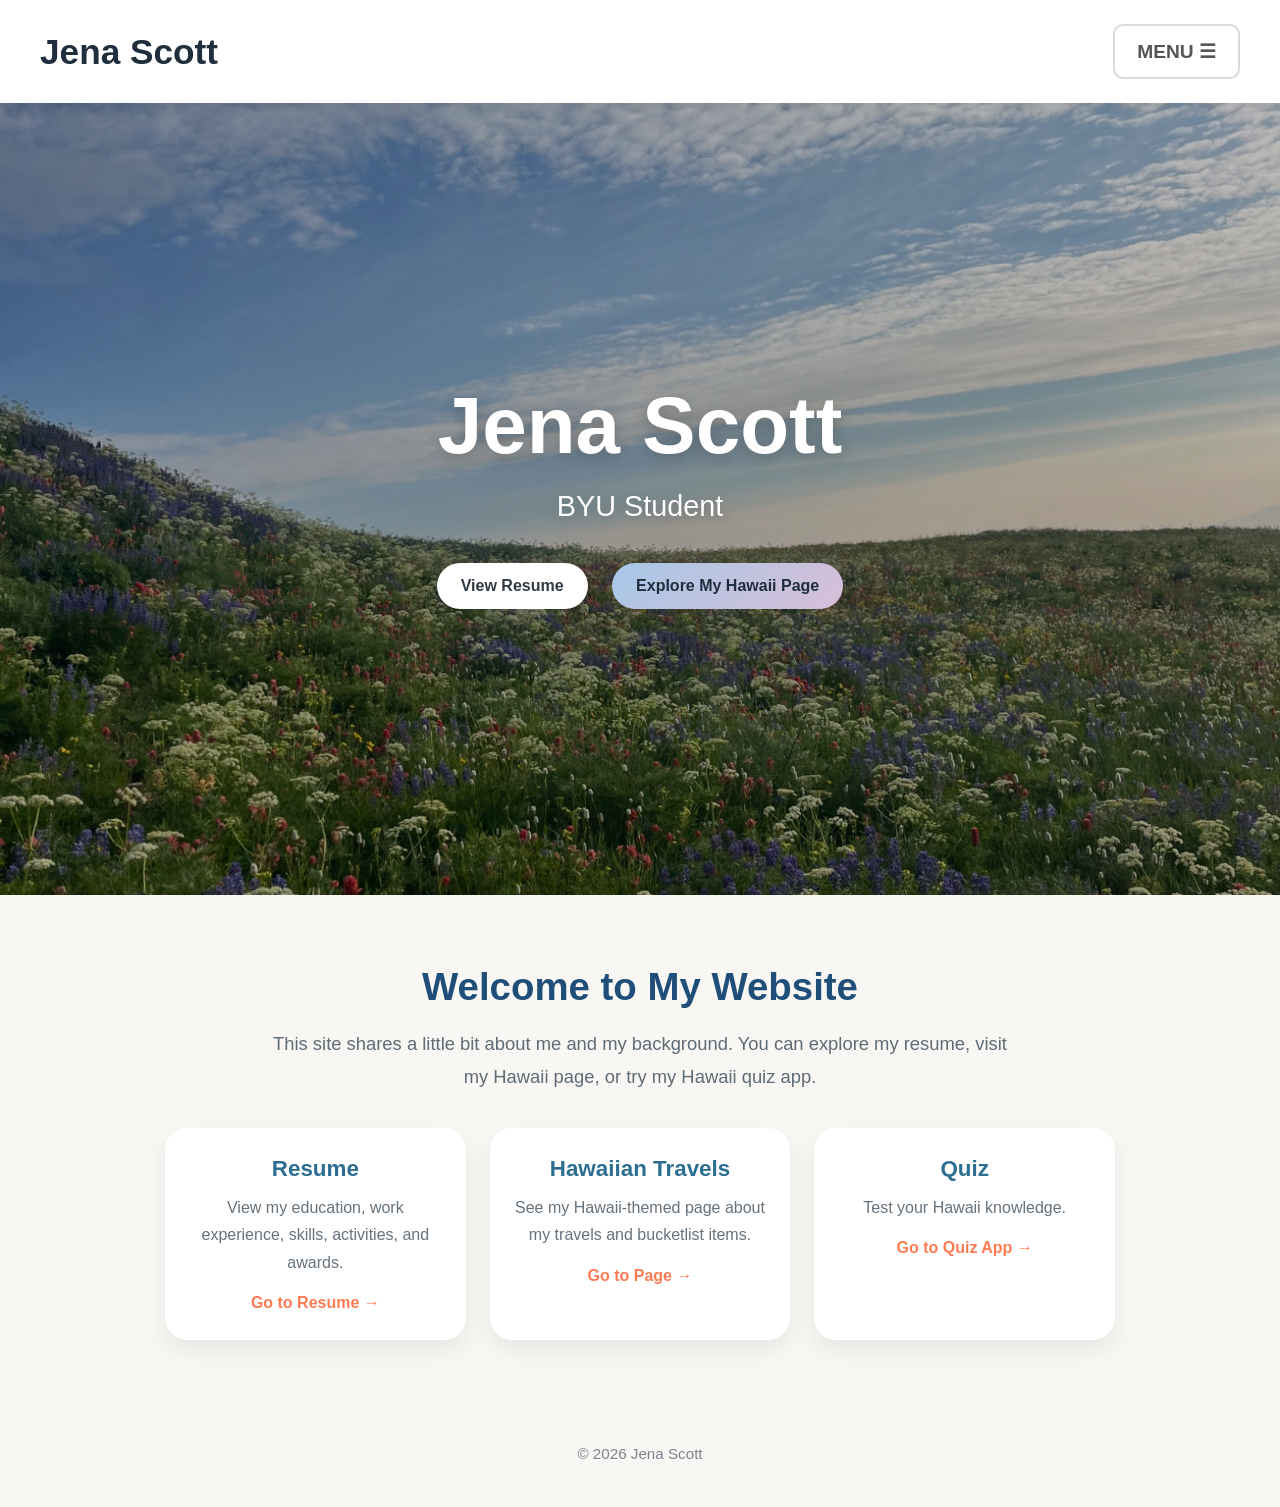
<file: index.html>
<!DOCTYPE html>
<html lang="en">
<head>
  <meta charset="UTF-8" />
  <meta name="viewport" content="width=device-width, initial-scale=1.0" />
  <title>Jena Scott | Home</title>

  <style>
    * {
      box-sizing: border-box;
      margin: 0;
      padding: 0;
    }

    body {
      font-family: Arial, sans-serif;
      background-color: #f8f7f4;
      color: #2f3a44;
    }

    header {
      background-color: rgba(255, 255, 255, 0.96);
      padding: 24px 40px;
      display: flex;
      justify-content: space-between;
      align-items: center;
      position: sticky;
      top: 0;
      z-index: 1000;
      box-shadow: 0 2px 10px rgba(0, 0, 0, 0.06);
    }

    .site-name {
      font-size: 2.2rem;
      font-weight: bold;
      color: #1f2d3d;
    }

    .menu-wrapper {
      position: relative;
    }

    .menu-btn {
      background: white;
      border: 2px solid #d9d9d9;
      padding: 14px 22px;
      font-size: 1.2rem;
      font-weight: bold;
      cursor: pointer;
      color: #555;
      border-radius: 10px;
    }

    .dropdown {
      display: none;
      position: absolute;
      right: 0;
      top: 65px;
      background: white;
      min-width: 220px;
      border-radius: 14px;
      box-shadow: 0 10px 25px rgba(0, 0, 0, 0.12);
      overflow: hidden;
    }

    .dropdown a {
      display: block;
      padding: 16px 18px;
      text-decoration: none;
      color: #2f3a44;
      font-weight: 600;
      border-bottom: 1px solid #f0f0f0;
    }

    .dropdown a:last-child {
      border-bottom: none;
    }

    .dropdown a:hover {
      background-color: #f7f2eb;
    }

    .show {
      display: block;
    }

    .hero {
      height: 88vh;
      background-image: linear-gradient(
          rgba(0, 0, 0, 0.28),
          rgba(0, 0, 0, 0.28)
        ),
        url('IMG_4493.jpeg');
      background-size: cover;
      background-position: center;
      display: flex;
      align-items: center;
      justify-content: center;
      text-align: center;
      padding: 20px;
    }

    .hero-content {
      color: white;
      max-width: 850px;
    }

    .hero-content h1 {
      font-size: 5rem;
      margin-bottom: 18px;
      font-weight: 800;
      text-shadow: 0 4px 16px rgba(0, 0, 0, 0.22);
    }

    .hero-content p {
      font-size: 1.8rem;
      margin-bottom: 30px;
      font-weight: 300;
      text-shadow: 0 3px 12px rgba(0, 0, 0, 0.2);
    }

    .hero-buttons a {
      display: inline-block;
      margin: 10px;
      padding: 14px 24px;
      border-radius: 999px;
      text-decoration: none;
      font-weight: bold;
      font-size: 1rem;
      transition: transform 0.2s ease, opacity 0.2s ease;
    }

    .btn-light {
      background: white;
      color: #2f3a44;
    }

    .btn-color {
      background: linear-gradient(135deg, #a7c7e7, #d8bfd8);
      color: #1f2d3d;
    }

    .hero-buttons a:hover {
      transform: translateY(-2px);
      opacity: 0.95;
    }

    .intro-section {
      max-width: 1000px;
      margin: 70px auto;
      padding: 0 25px;
      text-align: center;
    }

    .intro-section h2 {
      font-size: 2.4rem;
      margin-bottom: 18px;
      color: #1f4e79;
    }

    .intro-section p {
      font-size: 1.15rem;
      line-height: 1.8;
      color: #5f6b75;
      max-width: 760px;
      margin: 0 auto 35px auto;
    }

    .card-grid {
      display: grid;
      grid-template-columns: repeat(3, 1fr);
      gap: 24px;
      margin-top: 35px;
    }

    .card {
      background: white;
      padding: 28px 22px;
      border-radius: 22px;
      box-shadow: 0 10px 24px rgba(0, 0, 0, 0.07);
    }

    .card h3 {
      margin-bottom: 12px;
      color: #2c6e91;
      font-size: 1.4rem;
    }

    .card p {
      font-size: 1rem;
      line-height: 1.7;
      color: #66727c;
      margin-bottom: 18px;
    }

    .card a {
      text-decoration: none;
      font-weight: bold;
      color: #ff7b54;
    }

    footer {
      text-align: center;
      padding: 35px 20px 45px;
      color: #7a848d;
      font-size: 0.95rem;
    }

    @media (max-width: 900px) {
      .hero-content h1 {
        font-size: 3.4rem;
      }

      .hero-content p {
        font-size: 1.4rem;
      }

      .card-grid {
        grid-template-columns: 1fr;
      }

      .site-name {
        font-size: 1.7rem;
      }
    }

    @media (max-width: 600px) {
      header {
        padding: 18px 20px;
      }

      .hero {
        height: 78vh;
      }

      .hero-content h1 {
        font-size: 2.7rem;
      }

      .hero-content p {
        font-size: 1.15rem;
      }

      .menu-btn {
        padding: 12px 16px;
        font-size: 1rem;
      }
    }
  </style>
</head>
<body>

  <header>
    <div class="site-name">Jena Scott</div>

    <div class="menu-wrapper">
      <button class="menu-btn" onclick="toggleMenu()">MENU ☰</button>
      <div class="dropdown" id="dropdownMenu">
        <a href="index.html">Home</a>
        <a href="resume.html">Resume</a>
        <a href="scratch.html">Hawaii Page</a>
        <a href="ai-app.html">Hawaii Quiz App</a>
      </div>
    </div>
  </header>

  <section class="hero">
    <div class="hero-content">
      <h1>Jena Scott</h1>
      <p>BYU Student</p>

      <div class="hero-buttons">
        <a href="resume.html" class="btn-light">View Resume</a>
        <a href="scratch.html" class="btn-color">Explore My Hawaii Page</a>
      </div>
    </div>
  </section>

  <section class="intro-section">
    <h2>Welcome to My Website</h2>
    <p>
      This site shares a little bit about me and my background. You can explore my resume, visit my Hawaii
       page, or try my Hawaii quiz app.
    </p>

    <div class="card-grid">
      <div class="card">
        <h3>Resume</h3>
        <p>View my education, work experience, skills, activities, and awards.</p>
        <a href="resume.html">Go to Resume →</a>
      </div>

      <div class="card">
        <h3>Hawaiian Travels</h3>
        <p>See my Hawaii-themed page about my travels and bucketlist items.</p>
        <a href="scratch.html">Go to Page →</a>
      </div>

      <div class="card">
        <h3>Quiz</h3>
        <p>Test your Hawaii knowledge.</p>
        <a href="ai-app.html">Go to Quiz App →</a>
      </div>
    </div>
  </section>

  <footer>
    © 2026 Jena Scott
  </footer>

  <script>
    function toggleMenu() {
      document.getElementById("dropdownMenu").classList.toggle("show");
    }

    window.onclick = function(event) {
      if (!event.target.matches('.menu-btn')) {
        const dropdown = document.getElementById("dropdownMenu");
        if (dropdown.classList.contains('show')) {
          dropdown.classList.remove('show');
        }
      }
    }
  </script>

</body>
</html>
</file>
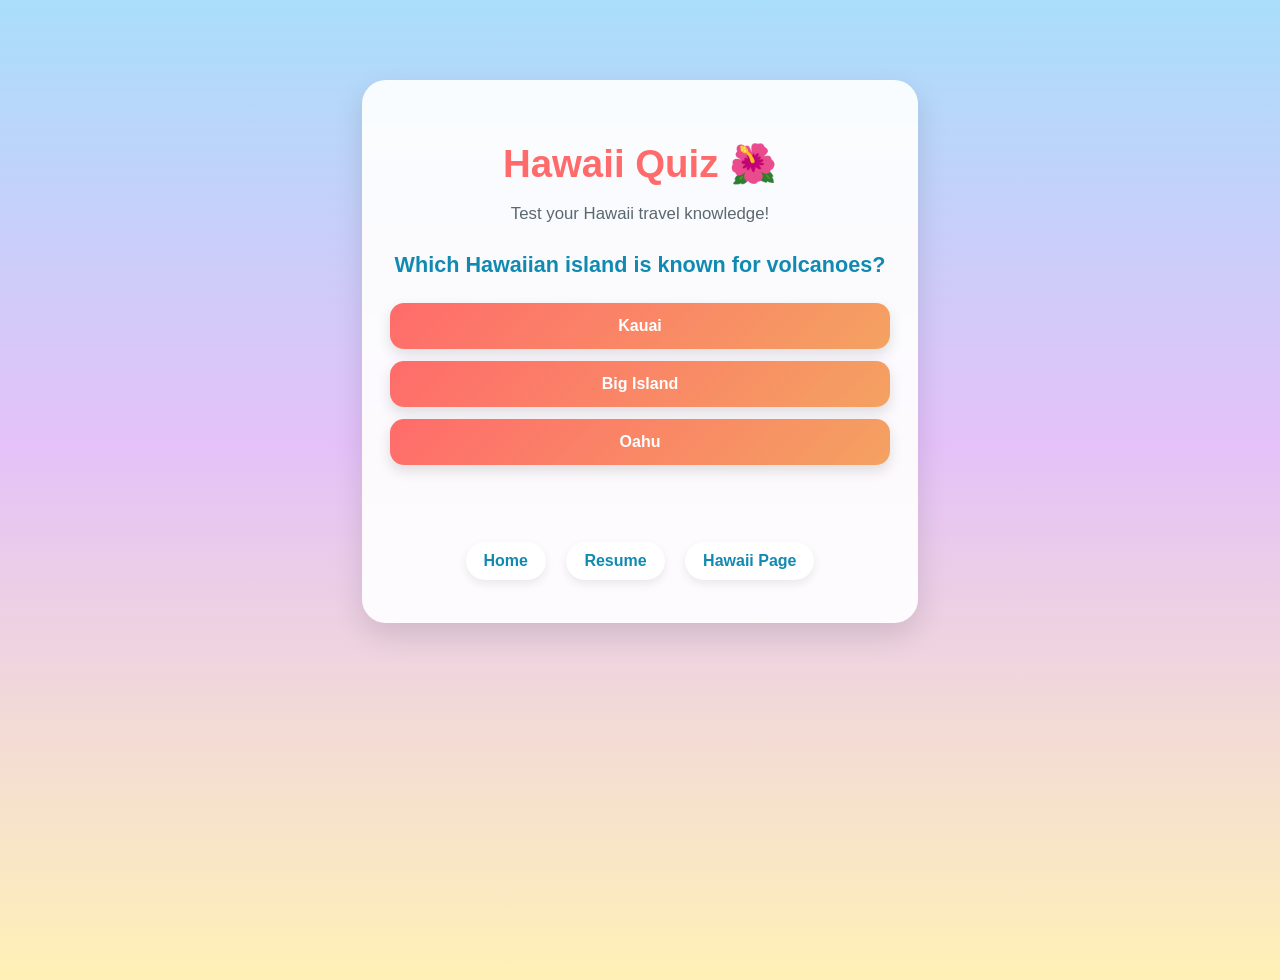
<file: ai-app.html>
<!DOCTYPE html>
<html lang="en">
<head>
  <meta charset="UTF-8">
  <meta name="viewport" content="width=device-width, initial-scale=1.0">
  <title>Hawaii Quiz</title>

  <style>
    body {
      font-family: Arial, sans-serif;
      text-align: center;
      margin: 0;
      padding: 40px 20px;
      background: linear-gradient(180deg, #a9def9 0%, #e4c1f9 45%, #fff1b6 100%);
      min-height: 100vh;
      color: #2f3a44;
    }

    .box {
      background: rgba(255, 255, 255, 0.92);
      padding: 35px 28px;
      margin: 40px auto;
      width: 90%;
      max-width: 500px;
      border-radius: 24px;
      box-shadow: 0 12px 30px rgba(0, 0, 0, 0.12);
    }

    h1 {
      color: #ff6b6b;
      margin-bottom: 10px;
      font-size: 2.4rem;
    }

    .subtitle {
      color: #5c6770;
      margin-bottom: 28px;
      font-size: 1.05rem;
    }

    #question {
      font-size: 1.35rem;
      font-weight: bold;
      margin-bottom: 25px;
      color: #118ab2;
    }

    button {
      display: block;
      margin: 12px auto;
      padding: 14px 16px;
      cursor: pointer;
      width: 100%;
      border: none;
      border-radius: 14px;
      font-size: 1rem;
      font-weight: bold;
      color: white;
      background: linear-gradient(135deg, #ff6b6b, #f4a261);
      transition: transform 0.2s ease, opacity 0.2s ease;
      box-shadow: 0 6px 14px rgba(0, 0, 0, 0.12);
    }

    button:hover {
      transform: translateY(-2px);
      opacity: 0.95;
    }

    #result {
      margin-top: 20px;
      font-size: 1.1rem;
      font-weight: bold;
      color: #06d6a0;
      min-height: 24px;
    }

    .nav-links {
      margin-top: 25px;
    }

    .nav-links a {
      display: inline-block;
      margin: 8px;
      padding: 10px 18px;
      border-radius: 999px;
      background: white;
      color: #118ab2;
      text-decoration: none;
      font-weight: bold;
      box-shadow: 0 4px 10px rgba(0, 0, 0, 0.08);
    }

    .nav-links a:hover {
      opacity: 0.9;
    }
  </style>
</head>

<body>

  <div class="box">
    <h1>Hawaii Quiz 🌺</h1>
    <p class="subtitle">Test your Hawaii travel knowledge!</p>

    <p id="question">Question will go here</p>

    <button onclick="checkAnswer('a')" id="a"></button>
    <button onclick="checkAnswer('b')" id="b"></button>
    <button onclick="checkAnswer('c')" id="c"></button>

    <p id="result"></p>

   <div class="nav-links">
  <a href="index.html">Home</a>
  <a href="resume.html">Resume</a>
  <a href="scratch.html">Hawaii Page</a>
</div>
  </div>

  <script>
    let currentQuestion = 0;
    let score = 0;

    const questions = [
      {
        question: "Which Hawaiian island is known for volcanoes?",
        a: "Kauai",
        b: "Big Island",
        c: "Oahu",
        correct: "b"
      },
      {
        question: "Which island is famous for the Road to Hana?",
        a: "Maui",
        b: "Oahu",
        c: "Kauai",
        correct: "a"
      },
      {
        question: "Where is the North Shore known for surfing?",
        a: "Big Island",
        b: "Maui",
        c: "Oahu",
        correct: "c"
      }
    ];

    function loadQuestion() {
      let q = questions[currentQuestion];
      document.getElementById("question").innerHTML = q.question;
      document.getElementById("a").innerHTML = q.a;
      document.getElementById("b").innerHTML = q.b;
      document.getElementById("c").innerHTML = q.c;
      document.getElementById("result").innerHTML = "";
    }

    function checkAnswer(answer) {
      let q = questions[currentQuestion];

      if (answer === q.correct) {
        score++;
        document.getElementById("result").innerHTML = "Correct!";
      } else {
        document.getElementById("result").innerHTML = "Oops! The correct answer was: " + q[q.correct];
      }

      setTimeout(() => {
        currentQuestion++;

        if (currentQuestion < questions.length) {
          loadQuestion();
        } else {
          document.querySelector(".box").innerHTML = `
  <h1>Quiz Complete 🌴</h1>
  <p class="subtitle">You got <strong>${score}</strong> out of <strong>${questions.length}</strong> correct!</p>
  <div class="nav-links">
    <a href="ai-app.html">Play Again</a>
    <a href="index.html">Home</a>
    <a href="resume.html">Resume</a>
    <a href="scratch.html">Hawaii Page</a>
  </div>
`;
        }
      }, 900);
    }

    loadQuestion();
  </script>

</body>
</html>
</file>
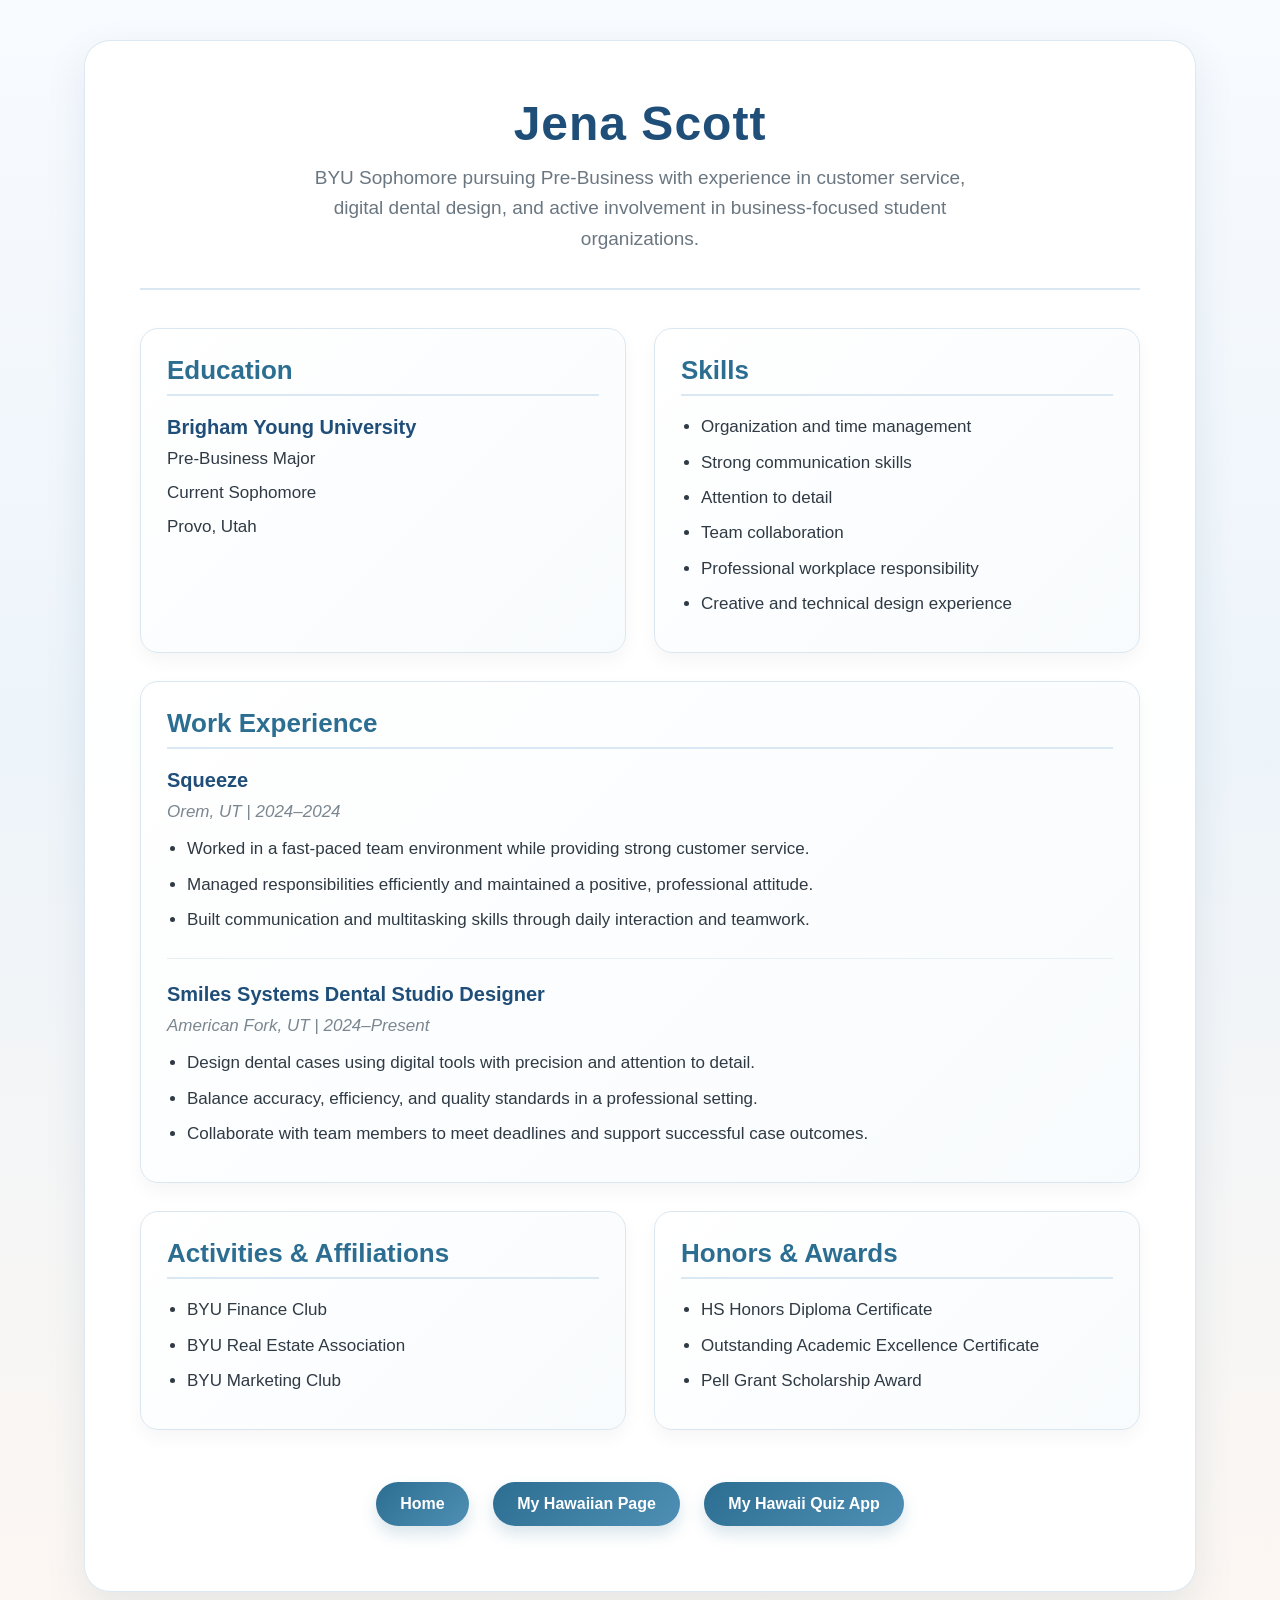
<file: resume.html>
<!DOCTYPE html>
<html lang="en">
<head>
  <meta charset="UTF-8" />
  <meta name="viewport" content="width=device-width, initial-scale=1.0" />
  <title>Jena Scott | Resume</title>

  <style>
    body {
      font-family: Arial, sans-serif;
      background: linear-gradient(180deg, #f8fbff 0%, #edf4fa 45%, #fdf7f2 100%);
      color: #2f3a44;
      margin: 0;
      padding: 40px 20px;
    }

    .page {
      max-width: 1000px;
      margin: 0 auto;
      background: rgba(255, 255, 255, 0.95);
      padding: 55px;
      border-radius: 26px;
      box-shadow: 0 16px 40px rgba(31, 78, 121, 0.10);
      border: 1px solid rgba(180, 205, 224, 0.45);
    }

    .header {
      text-align: center;
      padding-bottom: 28px;
      margin-bottom: 38px;
      border-bottom: 2px solid #dbe7f0;
    }

    h1 {
      margin: 0;
      font-size: 48px;
      color: #1f4e79;
      letter-spacing: 1px;
    }

    .subtitle {
      margin-top: 12px;
      font-size: 19px;
      color: #6a7680;
      line-height: 1.6;
      max-width: 700px;
      margin-left: auto;
      margin-right: auto;
    }

    .resume-grid {
      display: grid;
      grid-template-columns: 1fr 1fr;
      gap: 28px;
    }

    .section {
      background: linear-gradient(135deg, #ffffff, #f8fbfd);
      border: 1px solid #dbe7f0;
      border-radius: 18px;
      padding: 26px;
      box-shadow: 0 8px 18px rgba(0, 0, 0, 0.04);
    }

    .full-width {
      grid-column: 1 / 3;
    }

    h2 {
      margin-top: 0;
      color: #2c6e91;
      font-size: 26px;
      border-bottom: 2px solid #d9e8f2;
      padding-bottom: 8px;
      margin-bottom: 18px;
    }

    h3 {
      margin-bottom: 6px;
      color: #1f4e79;
      font-size: 20px;
    }

    p {
      margin: 6px 0;
      font-size: 17px;
      line-height: 1.65;
    }

    ul {
      margin: 10px 0 0 20px;
      padding: 0;
    }

    li {
      margin-bottom: 9px;
      font-size: 17px;
      line-height: 1.55;
    }

    .job {
      margin-bottom: 24px;
      padding-bottom: 16px;
      border-bottom: 1px solid #e7eef4;
    }

    .job:last-child {
      margin-bottom: 0;
      padding-bottom: 0;
      border-bottom: none;
    }

    .date-location {
      color: #7b8790;
      font-style: italic;
      margin-bottom: 8px;
    }

    .nav {
      text-align: center;
      margin-top: 42px;
    }

    .nav a {
      display: inline-block;
      margin: 10px;
      padding: 13px 24px;
      background: linear-gradient(135deg, #2c6e91, #4f8fb5);
      color: white;
      text-decoration: none;
      border-radius: 999px;
      font-weight: bold;
      box-shadow: 0 8px 16px rgba(44, 110, 145, 0.18);
      transition: transform 0.2s ease, opacity 0.2s ease;
    }

    .nav a:hover {
      transform: translateY(-2px);
      opacity: 0.95;
    }

    @media (max-width: 768px) {
      .resume-grid {
        grid-template-columns: 1fr;
      }

      .full-width {
        grid-column: 1 / 2;
      }

      .page {
        padding: 30px 22px;
      }

      h1 {
        font-size: 36px;
      }

      .subtitle {
        font-size: 17px;
      }
    }
  </style>
</head>
<body>

  <div class="page">
    <div class="header">
      <h1>Jena Scott</h1>
      <p class="subtitle">
        BYU Sophomore pursuing Pre-Business with experience in customer service,
        digital dental design, and active involvement in business-focused student organizations.
      </p>
    </div>

    <div class="resume-grid">
      <div class="section">
        <h2>Education</h2>
        <h3>Brigham Young University</h3>
        <p>Pre-Business Major</p>
        <p>Current Sophomore</p>
        <p>Provo, Utah</p>
      </div>

      <div class="section">
        <h2>Skills</h2>
        <ul>
          <li>Organization and time management</li>
          <li>Strong communication skills</li>
          <li>Attention to detail</li>
          <li>Team collaboration</li>
          <li>Professional workplace responsibility</li>
          <li>Creative and technical design experience</li>
        </ul>
      </div>

      <div class="section full-width">
        <h2>Work Experience</h2>

        <div class="job">
          <h3>Squeeze</h3>
          <p class="date-location">Orem, UT | 2024–2024</p>
          <ul>
            <li>Worked in a fast-paced team environment while providing strong customer service.</li>
            <li>Managed responsibilities efficiently and maintained a positive, professional attitude.</li>
            <li>Built communication and multitasking skills through daily interaction and teamwork.</li>
          </ul>
        </div>

        <div class="job">
          <h3>Smiles Systems Dental Studio Designer</h3>
          <p class="date-location">American Fork, UT | 2024–Present</p>
          <ul>
            <li>Design dental cases using digital tools with precision and attention to detail.</li>
            <li>Balance accuracy, efficiency, and quality standards in a professional setting.</li>
            <li>Collaborate with team members to meet deadlines and support successful case outcomes.</li>
          </ul>
        </div>
      </div>

      <div class="section">
        <h2>Activities &amp; Affiliations</h2>
        <ul>
          <li>BYU Finance Club</li>
          <li>BYU Real Estate Association</li>
          <li>BYU Marketing Club</li>
        </ul>
      </div>

      <div class="section">
        <h2>Honors &amp; Awards</h2>
        <ul>
          <li>HS Honors Diploma Certificate</li>
          <li>Outstanding Academic Excellence Certificate</li>
          <li>Pell Grant Scholarship Award</li>
        </ul>
      </div>
    </div>

    <div class="nav">
  <a href="index.html">Home</a>
  <a href="scratch.html">My Hawaiian Page</a>
  <a href="ai-app.html">My Hawaii Quiz App</a>
</div>
  </div>

</body>
</html>
</file>
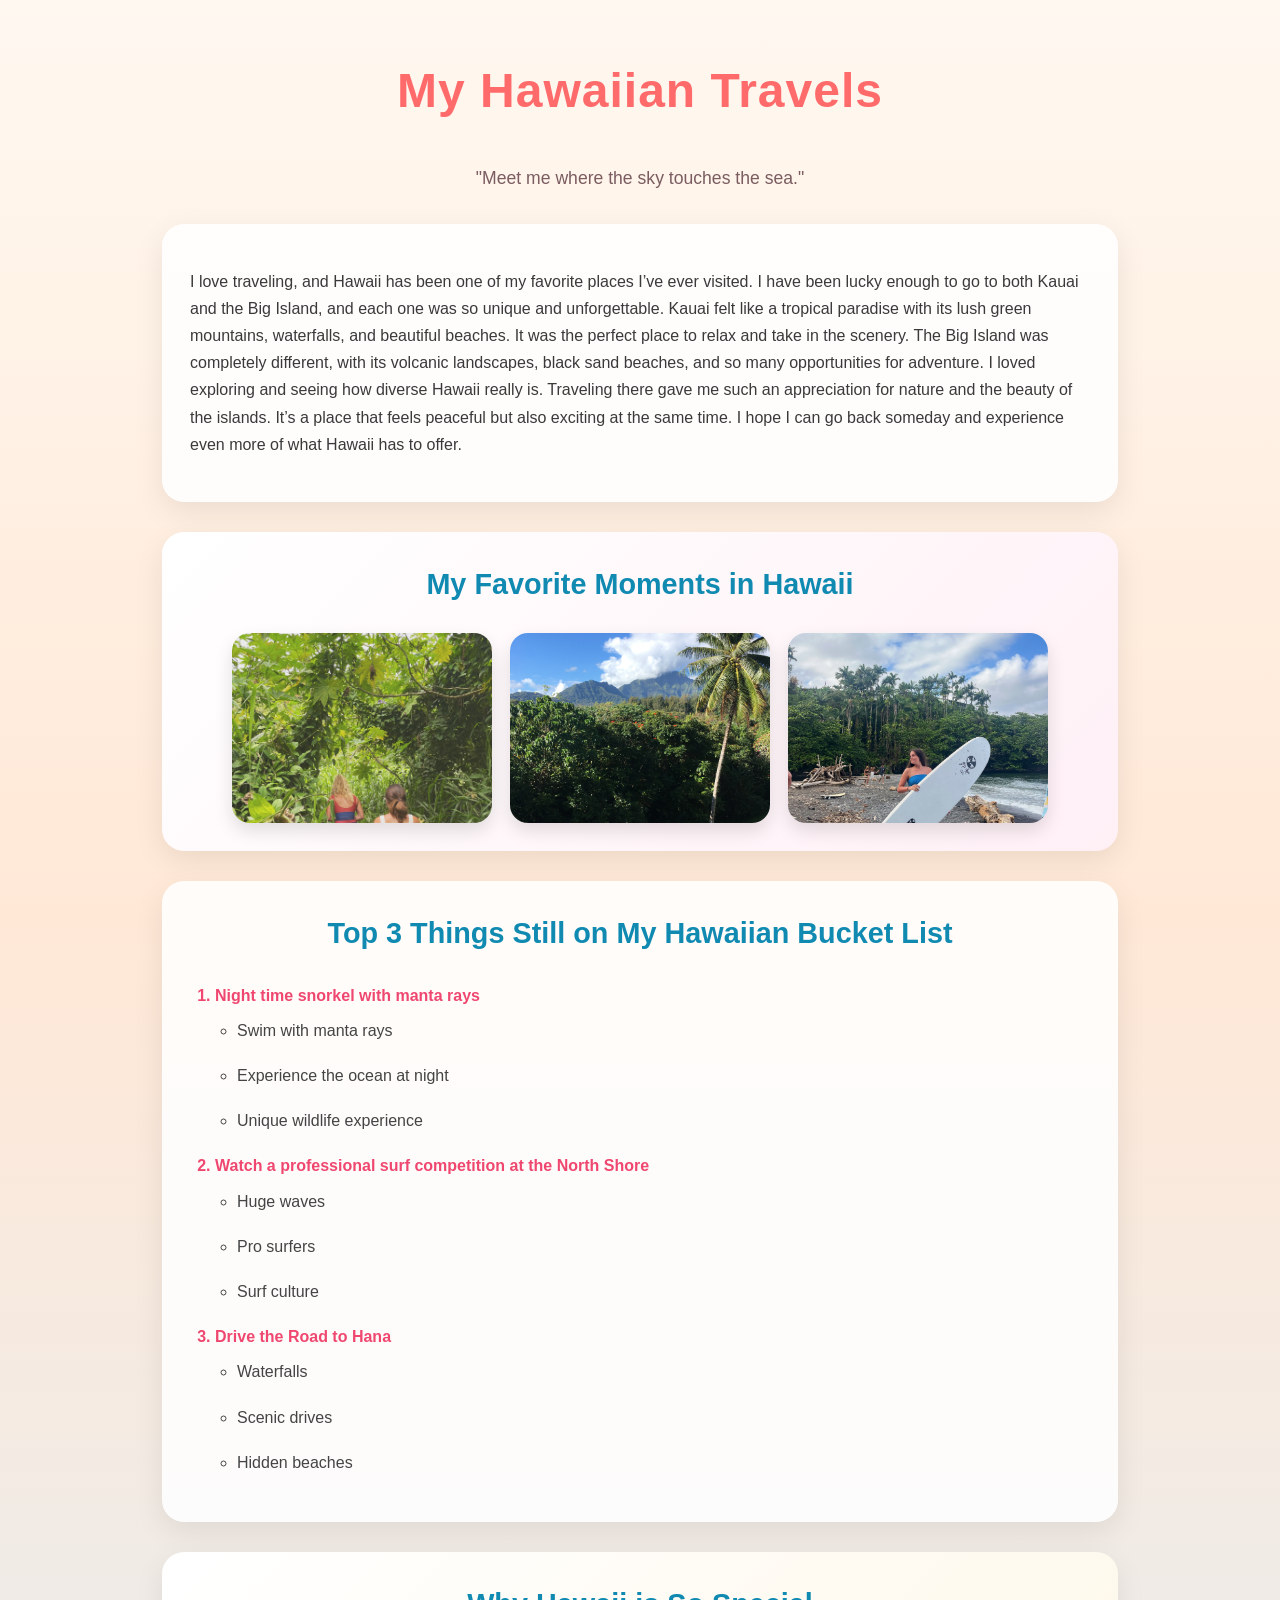
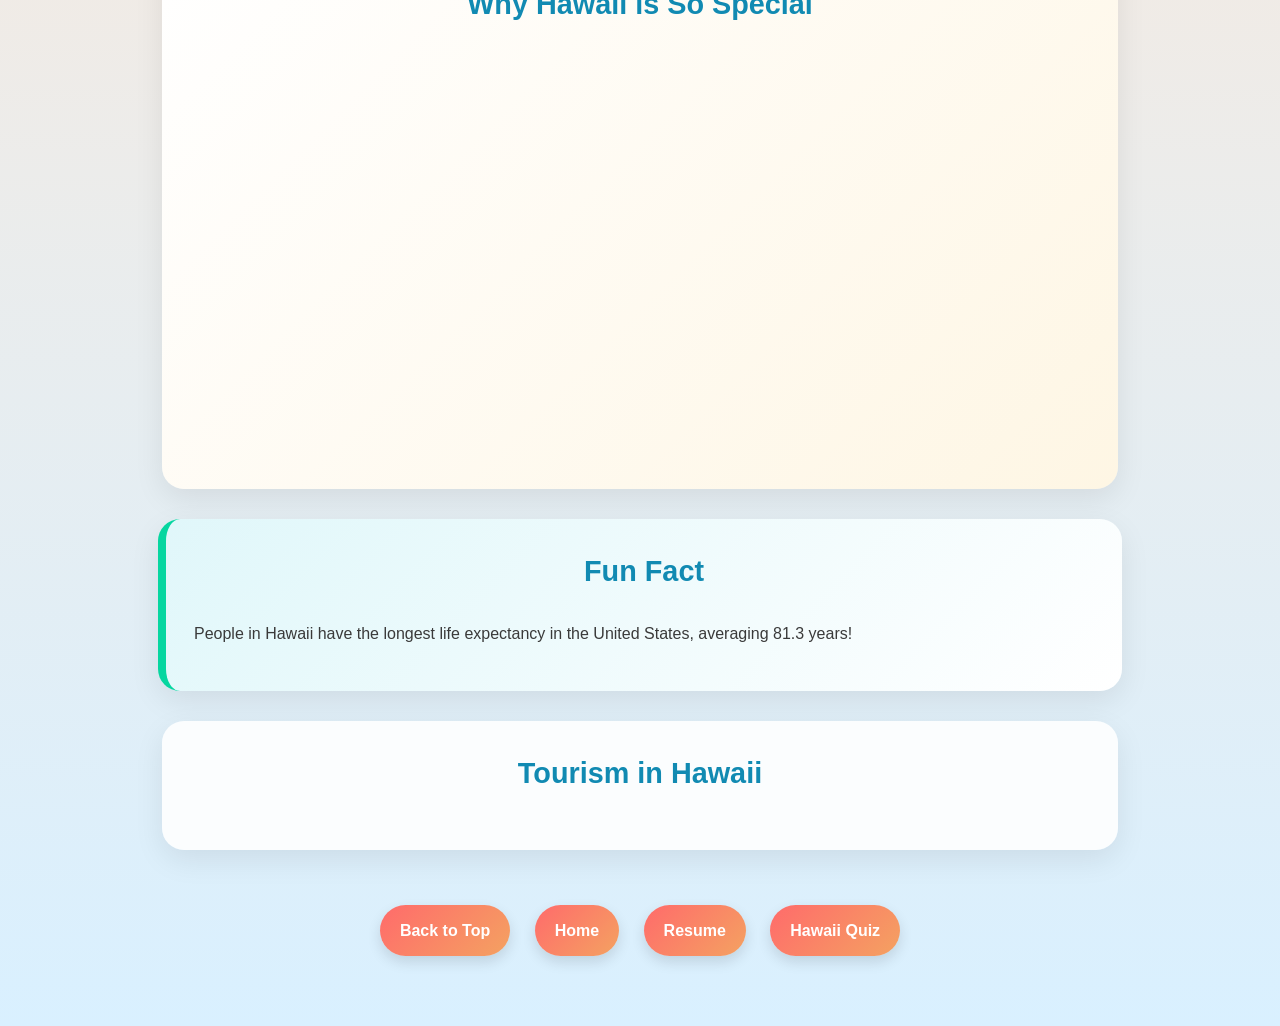
<file: scratch.html>
<!DOCTYPE html>
<html lang="en">
<head>
  <meta charset="UTF-8" />
  <meta name="viewport" content="width=device-width, initial-scale=1.0" />
  <title>Aloha</title>

  <!-- Link to your CSS file -->
  <link rel="stylesheet" href="scratch-style.css">
</head>

<body>

  <a id="top"></a>

  <h1>My Hawaiian Travels</h1>
  <p style="text-align: center;">"Meet me where the sky touches the sea."</p>

  <!-- Paragraph -->
  <div class="hero-div">
    <p>
      I love traveling, and Hawaii has been one of my favorite places I’ve ever visited. I have been lucky enough to go to both Kauai and the Big Island, and each one was so unique and unforgettable. Kauai felt like a tropical paradise with its lush green mountains, waterfalls, and beautiful beaches. It was the perfect place to relax and take in the scenery. The Big Island was completely different, with its volcanic landscapes, black sand beaches, and so many opportunities for adventure. I loved exploring and seeing how diverse Hawaii really is. Traveling there gave me such an appreciation for nature and the beauty of the islands. It’s a place that feels peaceful but also exciting at the same time. I hope I can go back someday and experience even more of what Hawaii has to offer.
    </p>
  </div>

  <!-- Images -->
  <section class="photo-gallery">
    <h2>My Favorite Moments in Hawaii</h2>
    <div class="gallery-row">
      <img src="hawaii_cliff.jpg" alt="Ocean view" class="gallery-img">
      <img src="hawaii_mountains.jpg" alt="Mountains" class="gallery-img">
      <img src="hawaii_surf.jpg" alt="Surfing" class="gallery-img">
    </div>
  </section>

  <!-- List Requirement -->
  <div class="hero-div">
    <h2>Top 3 Things Still on My Hawaiian Bucket List</h2>
    <ol>
      <li>Night time snorkel with manta rays
        <ul>
          <li>Swim with manta rays</li>
          <li>Experience the ocean at night</li>
          <li>Unique wildlife experience</li>
        </ul>
      </li>
      <li>Watch a professional surf competition at the North Shore
        <ul>
          <li>Huge waves</li>
          <li>Pro surfers</li>
          <li>Surf culture</li>
        </ul>
      </li>
      <li>Drive the Road to Hana
        <ul>
          <li>Waterfalls</li>
          <li>Scenic drives</li>
          <li>Hidden beaches</li>
        </ul>
      </li>
    </ol>
  </div>

  <!-- YouTube -->
  <div class="highlight-div">
    <h2>Why Hawaii is So Special</h2>
    <iframe
      width="100%"
      height="400"
      src="https://www.youtube.com/embed/tpdUUxgh6Q0"
      allowfullscreen>
    </iframe>
  </div>

  <!-- Fun Fact -->
  <div class="fact-div">
    <h2>Fun Fact</h2>
    <p>People in Hawaii have the longest life expectancy in the United States, averaging 81.3 years!</p>
  </div>

  <!-- TABLEAU -->
  <div class="hero-div">
    <h2>Tourism in Hawaii</h2>

    <div class="tableauPlaceholder" id="viz1776793907820" style="position: relative;">
      <noscript>
        <a href="#">
          <img
            alt="Tourism in Hawaii"
            src="https://public.tableau.com/static/images/To/TourisminHawaii/TourisminHawaii/1_rss.png"
            style="border: none; width: 100%;"
          />
        </a>
      </noscript>

      <object class="tableauViz" style="display:none;">
        <param name="host_url" value="https%3A%2F%2Fpublic.tableau.com%2F" />
        <param name="embed_code_version" value="3" />
        <param name="path" value="views/TourisminHawaii/TourisminHawaii?:language=en-US&:embed=true&:sid=&:redirect=auth" />
        <param name="toolbar" value="yes" />
        <param name="static_image" value="https://public.tableau.com/static/images/To/TourisminHawaii/TourisminHawaii/1.png" />
        <param name="animate_transition" value="yes" />
        <param name="display_static_image" value="yes" />
        <param name="display_spinner" value="yes" />
        <param name="display_overlay" value="yes" />
        <param name="display_count" value="yes" />
        <param name="language" value="en-US" />
      </object>
    </div>

    <script type="text/javascript">
      var divElement = document.getElementById("viz1776793907820");
      var vizElement = divElement.getElementsByTagName("object")[0];
      vizElement.style.width = "100%";
      vizElement.style.height = "900px";

      var scriptElement = document.createElement("script");
      scriptElement.src = "https://public.tableau.com/javascripts/api/viz_v1.js";
      vizElement.parentNode.insertBefore(scriptElement, vizElement);
    </script>
  </div>

  <!-- Navigation -->
  <div class="links">
    <a href="#top">Back to Top</a>
    <a href="index.html">Home</a>
    <a href="resume.html">Resume</a>
    <a href="ai-app.html">Hawaii Quiz</a>
  </div>

</body>
</html>
</file>
<file: scratch-style.css>
body {
  background: linear-gradient(180deg, #fff8f0 0%, #ffe8d6 35%, #d9f0ff 100%);
  font-family: Arial, sans-serif;
  color: #3a3a3a;
  line-height: 1.7;
  margin: 0;
  padding: 0 0 40px 0;
}

h1 {
  text-align: center;
  color: #ff6b6b;
  margin-top: 50px;
  font-size: 3rem;
  letter-spacing: 1px;
}

h2 {
  text-align: center;
  color: #118ab2;
  margin-top: 0;
  font-size: 1.8rem;
}

body > p {
  text-align: center;
  color: #7a5c61;
  font-size: 1.1rem;
  margin-bottom: 30px;
}

.hero-div,
.highlight-div,
.fact-div,
.photo-gallery {
  margin: 30px auto;
  padding: 28px;
  max-width: 900px;
  border-radius: 22px;
  box-shadow: 0 10px 30px rgba(0, 0, 0, 0.08);
}

.hero-div {
  background: rgba(255, 255, 255, 0.88);
}

.highlight-div {
  background: linear-gradient(135deg, #ffffff, #fef6e4);
}

.fact-div {
  background: linear-gradient(135deg, #e0f7fa, #ffffff);
  border-left: 8px solid #06d6a0;
}

.photo-gallery {
  background: linear-gradient(135deg, #ffffff, #fff0f6);
}

.gallery-row {
  display: flex;
  justify-content: center;
  gap: 18px;
  flex-wrap: wrap;
  margin-top: 20px;
}

.gallery-img {
  width: 260px;
  height: 190px;
  object-fit: cover;
  border-radius: 18px;
  display: block;
  box-shadow: 0 8px 18px rgba(0, 0, 0, 0.12);
  transition: transform 0.25s ease, box-shadow 0.25s ease;
}

.gallery-img:hover {
  transform: translateY(-6px) scale(1.02);
  box-shadow: 0 12px 22px rgba(0, 0, 0, 0.18);
}

ol {
  padding-left: 25px;
}

ol li {
  margin-bottom: 18px;
  font-weight: bold;
  color: #ef476f;
}

ul {
  padding-left: 22px;
  margin-top: 8px;
}

ul li {
  color: #444;
  font-weight: normal;
}

iframe {
  border: none;
  border-radius: 18px;
  overflow: hidden;
}

.links {
  text-align: center;
  margin: 45px auto 20px auto;
}

.links a {
  display: inline-block;
  margin: 10px;
  padding: 12px 20px;
  text-decoration: none;
  color: white;
  font-weight: bold;
  border-radius: 999px;
  background: linear-gradient(135deg, #ff6b6b, #f4a261);
  box-shadow: 0 6px 14px rgba(0, 0, 0, 0.12);
  transition: transform 0.2s ease, opacity 0.2s ease;
}

.links a:hover {
  transform: translateY(-2px);
  opacity: 0.92;
}

@media (max-width: 768px) {
  h1 {
    font-size: 2.2rem;
    padding: 0 10px;
  }

  .hero-div,
  .highlight-div,
  .fact-div,
  .photo-gallery {
    margin: 20px 15px;
    padding: 22px;
  }

  .gallery-img {
    width: 100%;
    max-width: 320px;
    height: auto;
  }
}
</file>
